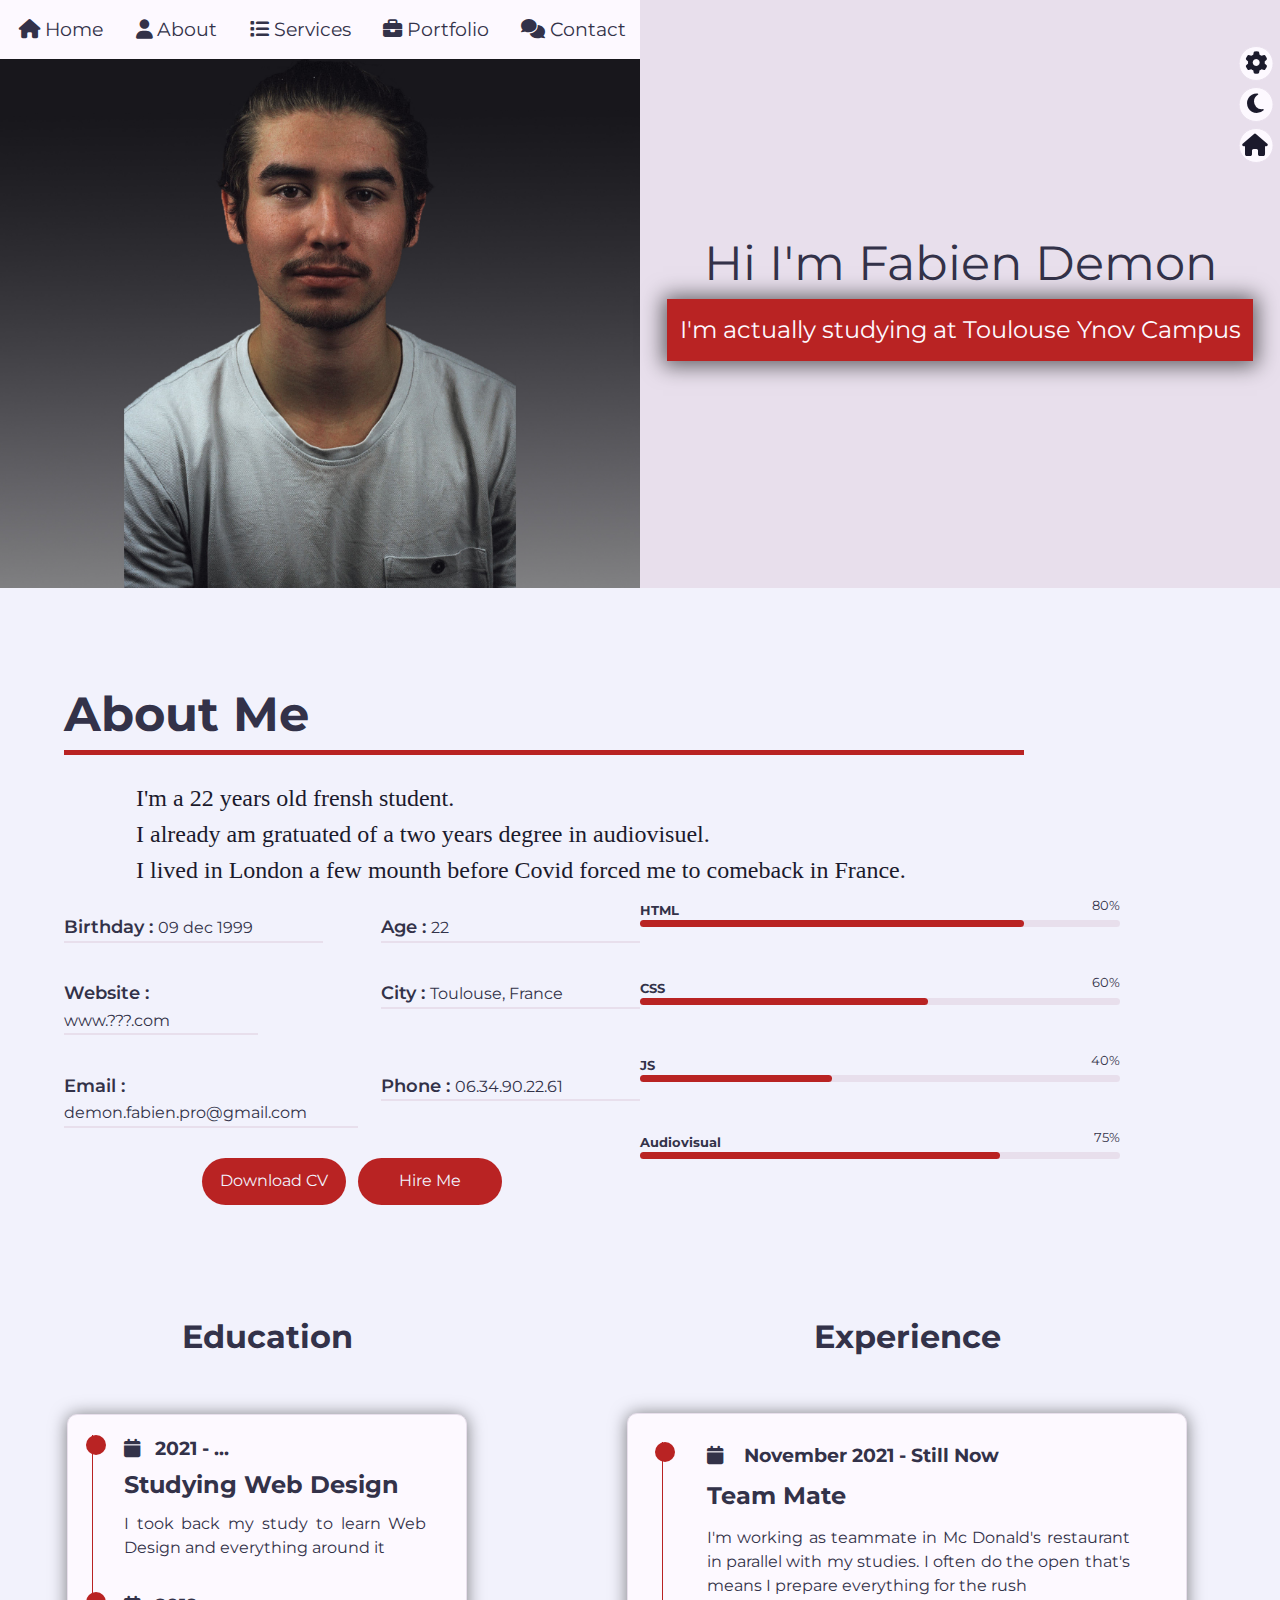
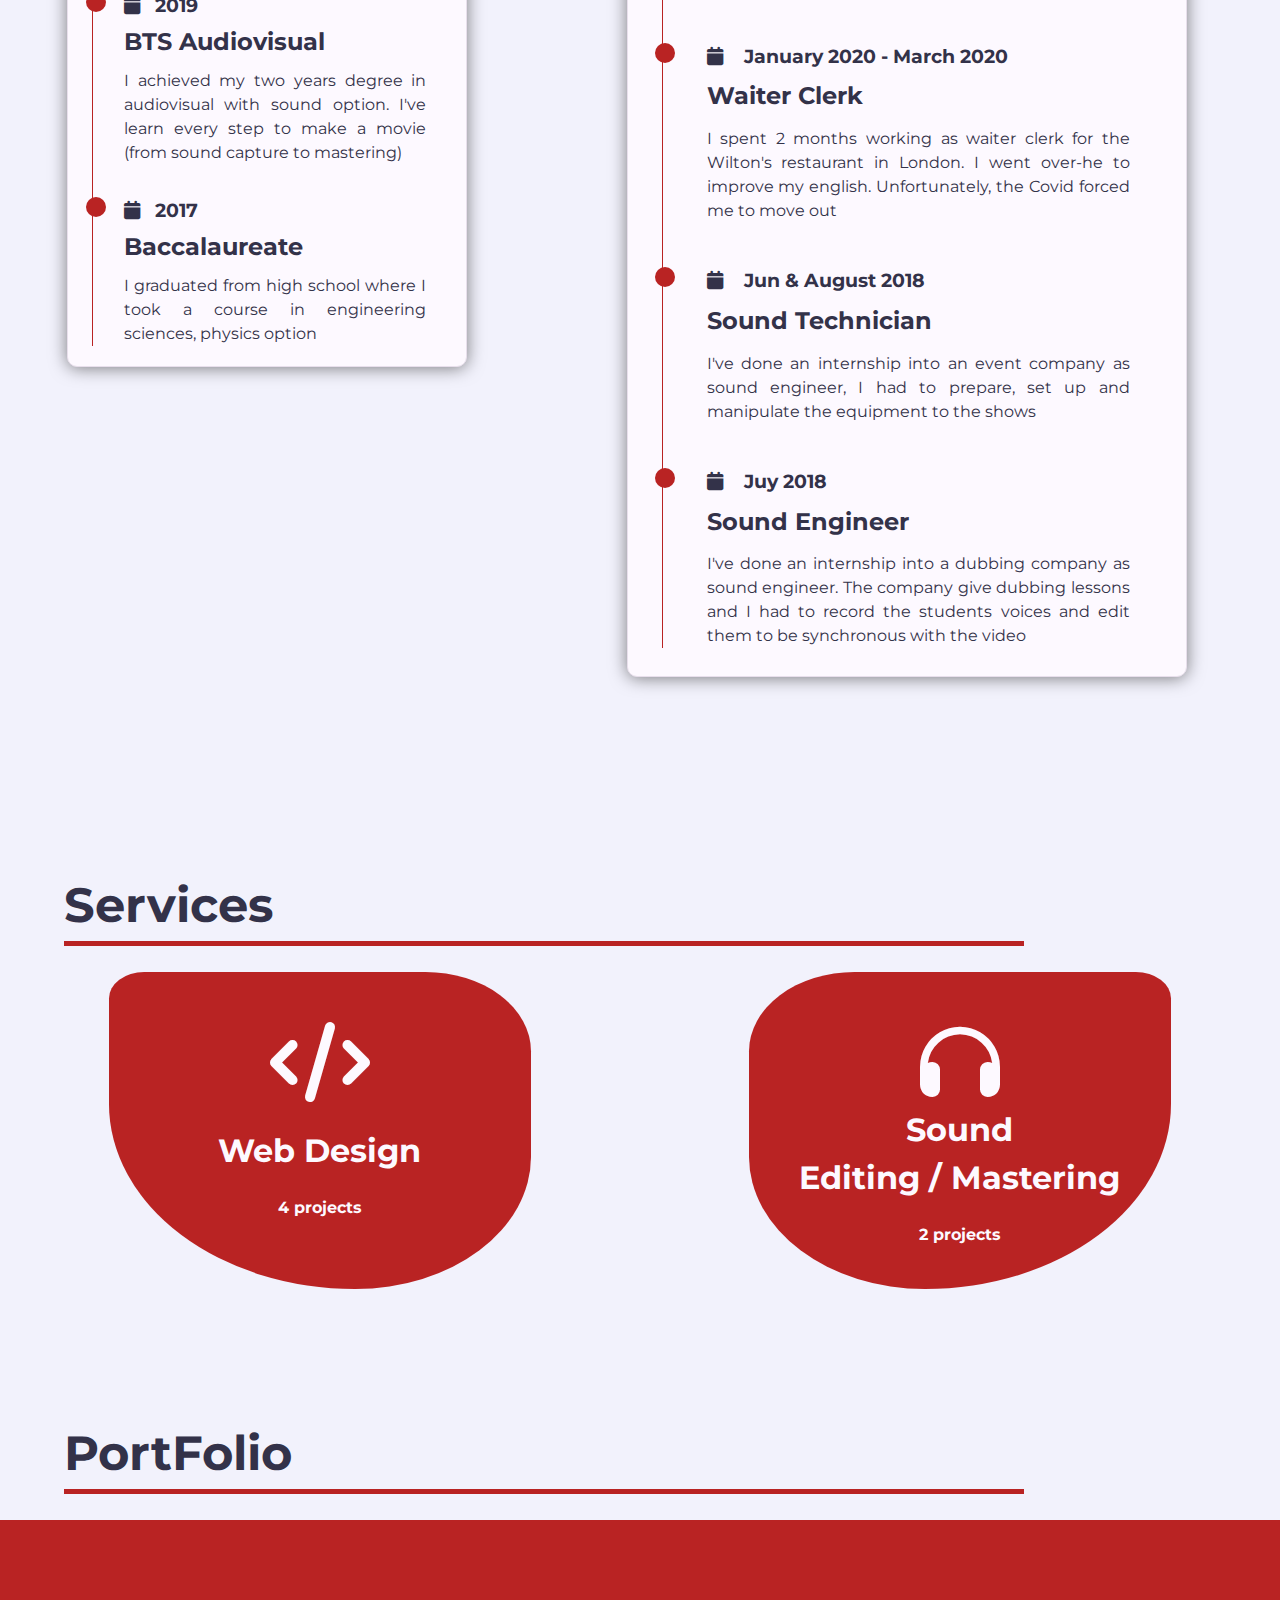
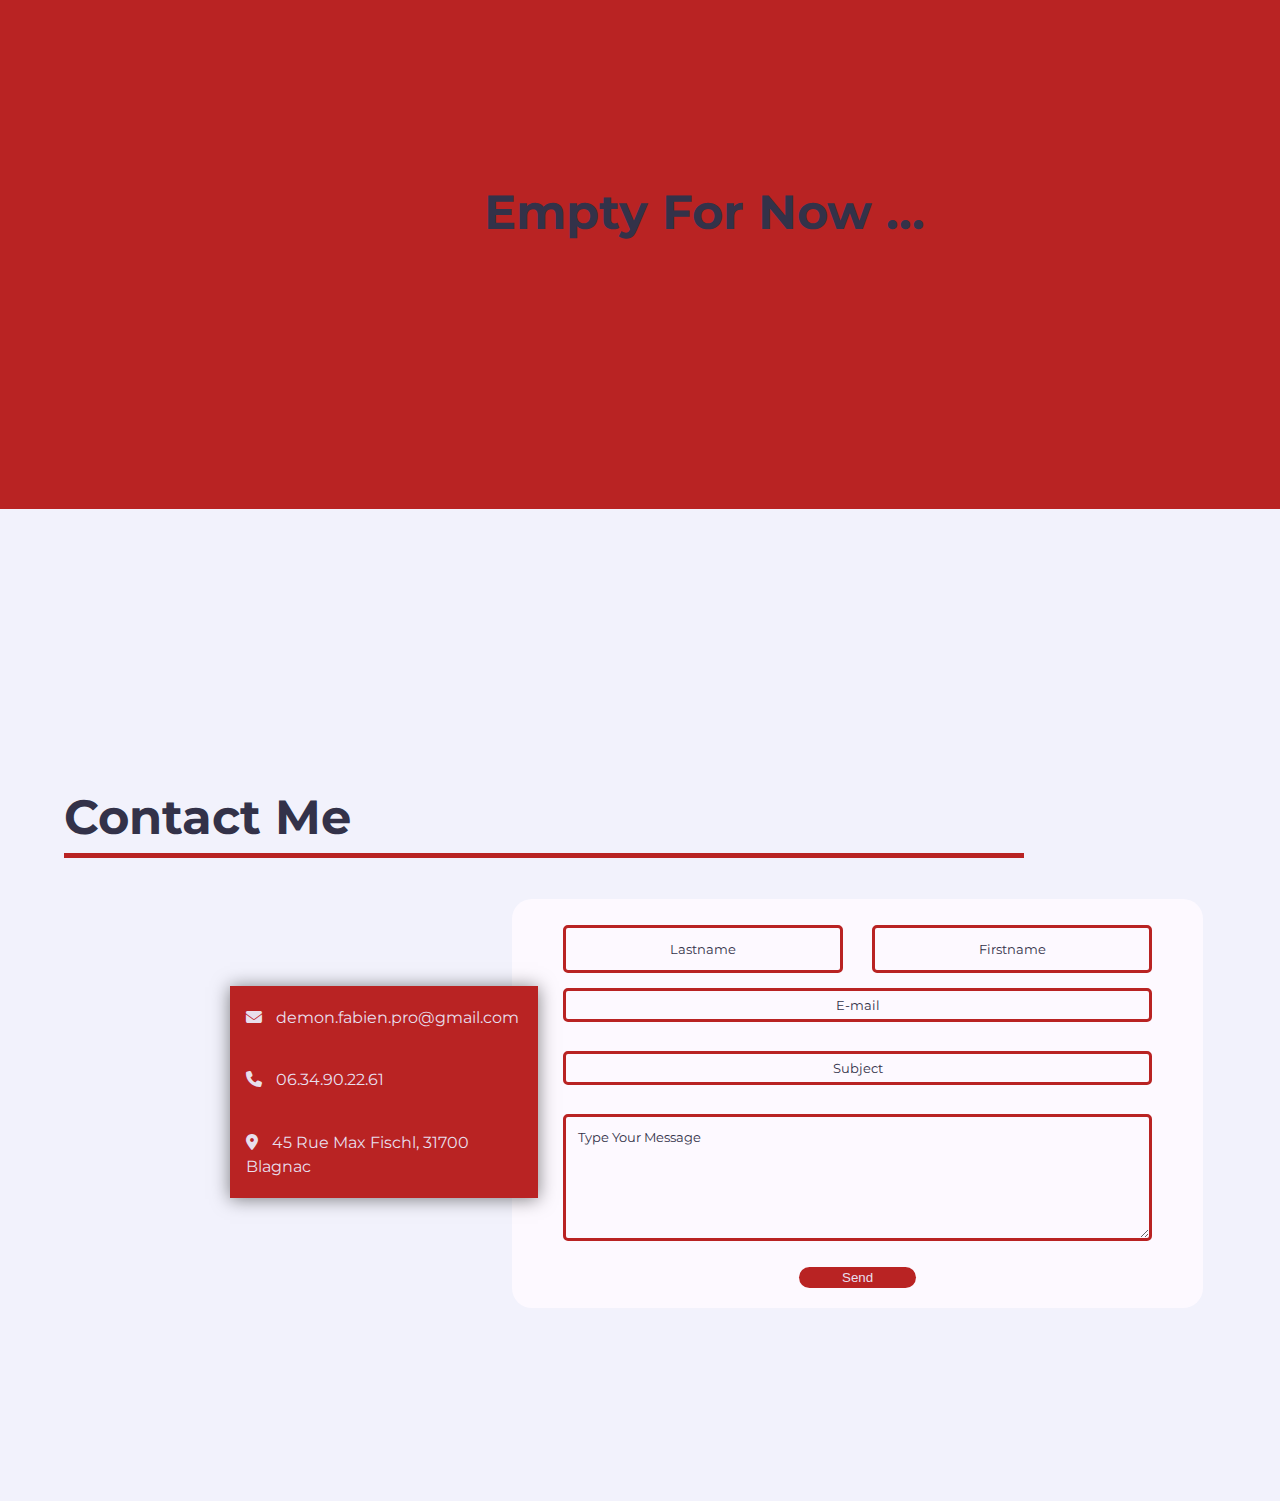
<file: index.html>
<!DOCTYPE html>
<html lang="en">
<head>
    <meta charset="UTF-8">
    <meta name="viewport"
          content="width=device-width, user-scalable=no, initial-scale=1.0, maximum-scale=1.0, minimum-scale=1.0">    <title>Homepage</title>
    <!-- CSS Files -->
    <link rel="stylesheet" href="css/header.css">
    <link rel="stylesheet" href="css/homepage.css">
    <link href="https://css.gg/css?=|calendar-dates|headset|website" rel="stylesheet">
    <link rel="stylesheet" href="css/skin/color-1.css">
    <link rel="stylesheet" href="https://cdnjs.cloudflare.com/ajax/libs/font-awesome/6.1.1/css/all.min.css">

    <link rel="stylesheet" href="css/style-switcher.css">
    <link rel="stylesheet" href="css/skin/color-1.css" class="alternate-style" title="color-1" disabled>
    <link rel="stylesheet" href="css/skin/color-2.css" class="alternate-style" title="color-2" disabled>
    <link rel="stylesheet" href="css/skin/color-3.css" class="alternate-style" title="color-3" disabled>
    <link rel="stylesheet" href="css/skin/color-4.css" class="alternate-style" title="color-4" disabled>
</head>

<body >
    <section class="header" id="top">
        <header>
            <img class="me" src="img/photo%20pro2.jpg">
            <ul class="scroll_but">
                <a href="index.html"><i class="fa fa-home"></i>Home</a>
                <a href="#aboutme"><i class="fa fa-user"></i>About</a>
                <a href="#services"><i class="fa fa-list"></i>Services</a>
                <a href="#portfolio"><i class="fa fa-briefcase"></i>Portfolio</a>
                <a href="#contact"><i class="fa fa-comments"></i>Contact</a>
            </ul>
            <div class="text">
                <p class="hi">Hi I'm Fabien Demon</p>
                <p class="profession">I'm actually studying at Toulouse Ynov Campus</p>
            </div>
        </header>
    </section>
    <div class="style-switcher" id="style-switcher">
        <div class="style-switch-toggler s-icon">
            <i class="fas fa-cog fa-spin"></i>
        </div>
        <div class="day-night s-icon">
            <i class="fas "></i>
        </div>
        <h4>Theme Colors</h4>
        <div class="colors">
            <span class="color-1" onclick="setActiveStyle('color-1')"></span>
            <span class="color-2" onclick="setActiveStyle('color-2')"></span>
            <span class="color-3" onclick="setActiveStyle('color-3')"></span>
            <span class="color-4" onclick="setActiveStyle('color-4')"></span>
        </div>
        <div class="top s-icon">
            <button onclick="topFunction()"><i class="fa fa-home"></i></button>
        </div>
    </div>
    <div class="body">
        <section class="about" id="aboutme">
            <div class="about">
                <h1>About Me</h1>
                <pre>
            I'm a 22 years old frensh student.
            I already am gratuated of a two years degree in audiovisuel.
            I lived in London a few mounth before Covid forced me to comeback in France. </pre>
                <div class="info">
                    <div class="personnal">
                        <div class="info-item birth">
                            <p>Birthday : <span>09 dec 1999</span></p>
                        </div>
                        <div class="info-item age">
                            <p>Age : <span>22</span></p>
                        </div>
                        <div class="info-item web">
                            <p>Website : <span>www.???.com</span></p>
                        </div>
                        <div class="info-item mail">
                            <p>Email : <span>demon.fabien.pro@gmail.com</span></p>
                        </div>
                        <div class="info-item phone">
                            <p>Phone : <span>06.34.90.22.61</span></p>
                        </div>
                        <div class="info-item city">
                            <p>City : <span>Toulouse, France</span></p>
                        </div>
                        <div class="button">
                            <a href="./file/CV_Demon_Fabien.pdf" class="btn">Download CV</a>
                            <a href="#contact" class="btn hire-me">Hire Me</a>
                        </div>
                    </div>
                    <div class="skills">
                        <div class="skill-item">
                            <h5>HTML</h5>
                            <div class="progress">
                                <div class="progress-in" style="width: 80%;"></div>
                                <div class="skill-percent">80%</div>
                            </div>
                        </div>
                        <div class="skill-item">
                            <h5>CSS</h5>
                            <div class="progress">
                                <div class="progress-in" style="width: 60%;"></div>
                                <div class="skill-percent">60%</div>
                            </div>
                        </div>
                        <div class="skill-item">
                            <h5>JS</h5>
                            <div class="progress">
                                <div class="progress-in" style="width: 40%;"></div>
                                <div class="skill-percent">40%</div>
                            </div>
                        </div>
                        <div class="skill-item">
                            <h5>Audiovisual</h5>
                            <div class="progress">
                                <div class="progress-in" style="width: 75%;"></div>
                                <div class="skill-percent">75%</div>
                            </div>
                        </div>
                    </div>
                </div>
                <div class="cv">
                    <div class="education">
                        <h3 class="title">Education</h3>
                        <div class="timeline-box">
                            <div class="timeline">
                                <div class="timeline-item">
                                    <div class="circle-dot"></div>
                                    <h3 class="timeline-date">
                                        <i class="fa fa-calendar"></i>2021 - ...
                                    </h3>
                                    <h4 class="timeline-title">Studying Web Design</h4>
                                    <p class="timeline-text">I took back my study to learn
                                        Web Design and everything around it</p>
                                </div>
                                <div class="timeline-item">
                                    <div class="circle-dot"></div>
                                    <h3 class="timeline-date">
                                        <i class="fa fa-calendar"></i>2019
                                    </h3>
                                    <h4 class="timeline-title">BTS Audiovisual</h4>
                                    <p class="timeline-text">I achieved my two years degree
                                        in audiovisual with sound option. I've learn every step to make a
                                        movie (from sound capture to mastering)</p>
                                </div>
                                <div class="timeline-item">
                                    <div class="circle-dot"></div>
                                    <h3 class="timeline-date">
                                        <i class="fa fa-calendar"></i>2017
                                    </h3>
                                    <h4 class="timeline-title">Baccalaureate</h4>
                                    <p class="timeline-text">I graduated from high school
                                        where I took a course in engineering sciences, physics option </p>

                                </div>
                            </div>
                        </div>
                    </div>
                    <div class="experiences">
                        <h3 class="title">Experience</h3>
                        <div class="timeline-box">
                            <div class="timeline">
                                <div class="timeline-item">
                                    <div class="circle-dot"></div>
                                    <h3 class="timeline-date">
                                        <i class="fa fa-calendar"></i>November 2021 - Still Now
                                    </h3>
                                    <h4 class="timeline-title">Team Mate</h4>
                                    <p class="timeline-text">I'm working as teammate in Mc Donald's restaurant
                                        in parallel with my studies. I often do the open that's means
                                        I prepare everything for the rush</p>
                                </div>
                                <div class="timeline-item">
                                    <div class="circle-dot"></div>
                                    <h3 class="timeline-date">
                                        <i class="fa fa-calendar"></i>January 2020 - March 2020
                                    </h3>
                                    <h4 class="timeline-title">Waiter Clerk</h4>
                                    <p class="timeline-text">I spent 2 months working as waiter clerk for the
                                    Wilton's restaurant in London. I went over-he to improve my english.
                                    Unfortunately, the Covid forced me to move out</p>

                                </div>
                                <div class="timeline-item">
                                    <div class="circle-dot"></div>
                                    <h3 class="timeline-date">
                                        <i class="fa fa-calendar"></i>Jun & August 2018
                                    </h3>
                                    <h4 class="timeline-title">Sound Technician</h4>
                                    <p class="timeline-text">I've done an internship into an event company
                                    as sound engineer, I had to prepare, set up and manipulate the equipment
                                    to the shows</p>
                                </div>
                                <div class="timeline-item">
                                    <div class="circle-dot"></div>
                                    <h3 class="timeline-date">
                                        <i class="fa fa-calendar"></i>Juy 2018
                                    </h3>
                                    <h4 class="timeline-title">Sound Engineer</h4>
                                    <p class="timeline-text">I've done an internship into a dubbing company
                                    as sound engineer. The company give dubbing lessons and I had to record
                                    the students voices and edit them to be synchronous with the video </p>
                                </div>
                            </div>
                        </div>
                    </div>
                </div>
            </div>
        </section>
        <section class="services" id="services">
            <h1>Services</h1>
            <div class="bubbles">
                <div class="bulle first">
                    <a href="index.html">
                        <i class="fa-solid fa-code"></i>
                        <h3 class="service">Web Design</h3>
                        <h4 class="count">4 projects</h4>
                    </a>
                </div>
                <div class="bulle second">
                    <a href="index.html">
                        <i class="fa-solid fa-headphones"></i>
                        <h3 class="service">Sound </h3>
                        <h3 class="service">Editing / Mastering </h3>
                        <h4 class="count">2 projects</h4>
                    </a>
                </div>
            </div>
        </section>
        <section class="portfolio" id="portfolio">
            <h1>PortFolio</h1>

            <div class="slideshow-container">
                <h1> Empty For Now ...</h1>
                <!--div class="mySlides fade">
                    <div class="slide-content">
                        <img class="web" src="img/portefolio/img.png">
                        <img class="responsive" src="img/portefolio/img_1.png">
                        <p class="description">This is a awesome project
                            zerbfp iarh ezrm azerî f^zroznm rao z</p>
                    </div>
                </div>

                <div class="mySlides fade">
                    <div class="slide-content">
                        <img class="web" src="img/portefolio/img.png">
                        <img class="responsive" src="img/portefolio/img_1.png">
                        <p class="description">This is a awesome project
                        konitgz oinzr zergn iop zre</p>
                    </div>
                </div>

                <div class="mySlides fade">
                    <div class="slide-content">
                        <img class="web" src="img/portefolio/img.png">
                        <img class="responsive" src="img/portefolio/img_1.png">
                        <p class="description">This is a awesome project
                            azefagaioh azegf azge agzpi^hi af</p>
                    </div>
                </div>
                <a class="redirect" href="portfolio.html">View More</a>
                <a class="prev" onclick="plusSlides(-1)">&#10094;</a>
                <a class="next" onclick="plusSlides(1)">&#10095;</a>
                <div style="text-align:center">
                    <span class="dot" onclick="currentSlide(1)"></span>
                    <span class="dot" onclick="currentSlide(2)"></span>
                    <span class="dot" onclick="currentSlide(3)"></span>
                 </div-->
            </div>


        </section>
        <section class="contact" id="contact">
            <h1> Contact Me</h1>
            <div class="contact-container">
                <form action="https://formspree.io/f/xwkyyvvv" method="post">
                    <input type="text" class="lastname"  name="lastname" id="lastname" placeholder="Lastname" required>
                    <input type="text" class="firstname"  name="firstname" id="firstname" placeholder="Firstname" required>
                    <input type="text" class="email" name="email" id="email" placeholder="E-mail" required>
                    <input type="text" class="subject" name="subject" id="subject" placeholder="Subject" required>
                    <textarea name="message" id="message" rows="4" placeholder="Type Your Message"></textarea>
                    <button type="submit">Send</button>
                </form>
                <div class="contact-info">
                <a href="mailto:#">
                    <i class="fa-solid fa-envelope"></i>demon.fabien.pro@gmail.com
                </a>
                <a href="tel:#">
                    <i class="fa-solid fa-phone"></i>06.34.90.22.61
                </a>
                <a href="https://www.google.fr/maps/place/45+Rue+Max+Fischl,+31700+Blagnac/@43.6563889,1.3663963,17z/data=!3m1!4b1!4m5!3m4!1s0x12aea562e2bef333:0xafafab6b12e76158!8m2!3d43.6563889!4d1.3685903">
                    <i class="fa-solid fa-location-dot"></i>45 Rue Max Fischl, 31700 Blagnac
                </a>
            </div>
            </div>

        </section>
    </div>

</body>


<!-- JS Files -->
<script src="js/style-switcher.js"></script>
<script src="js/dark-theme.js"></script>
<!--script src="js/slideShow.js"></script-->
<!-- send Email -->

</html>
</file>
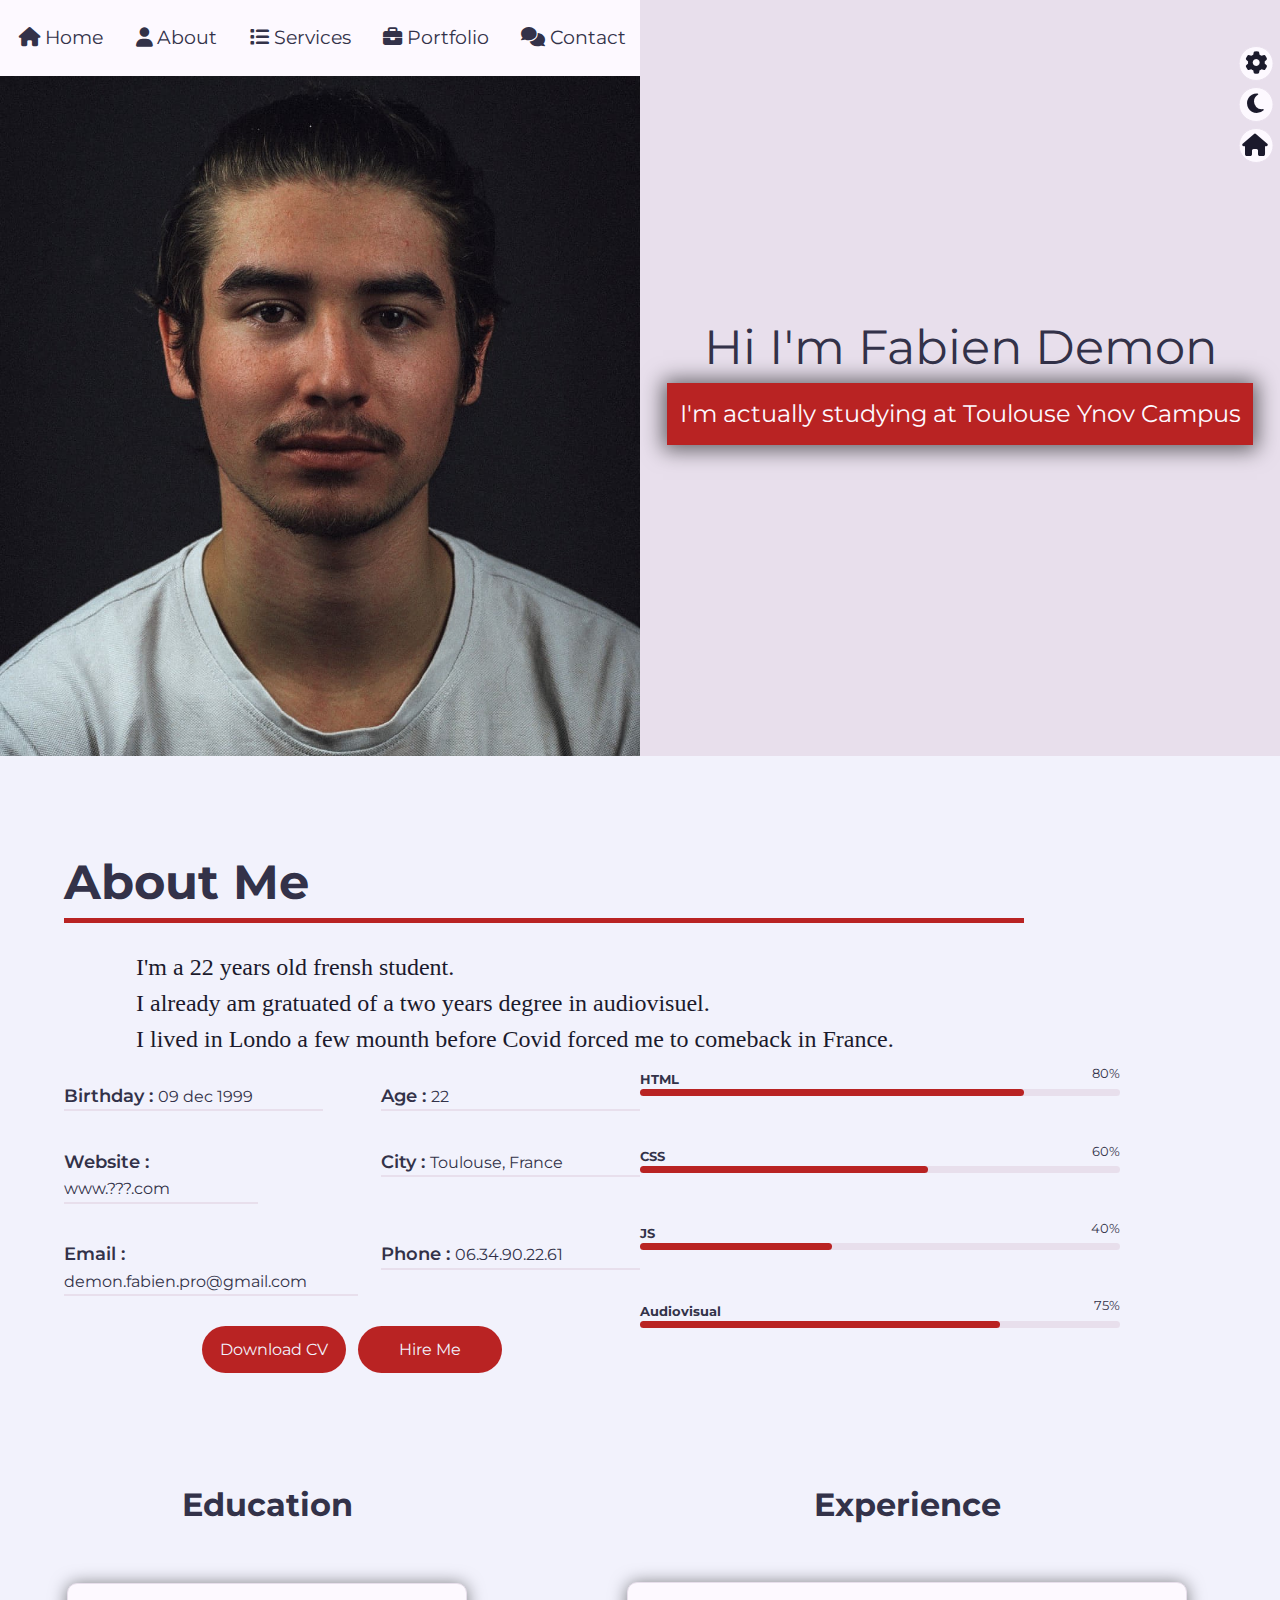
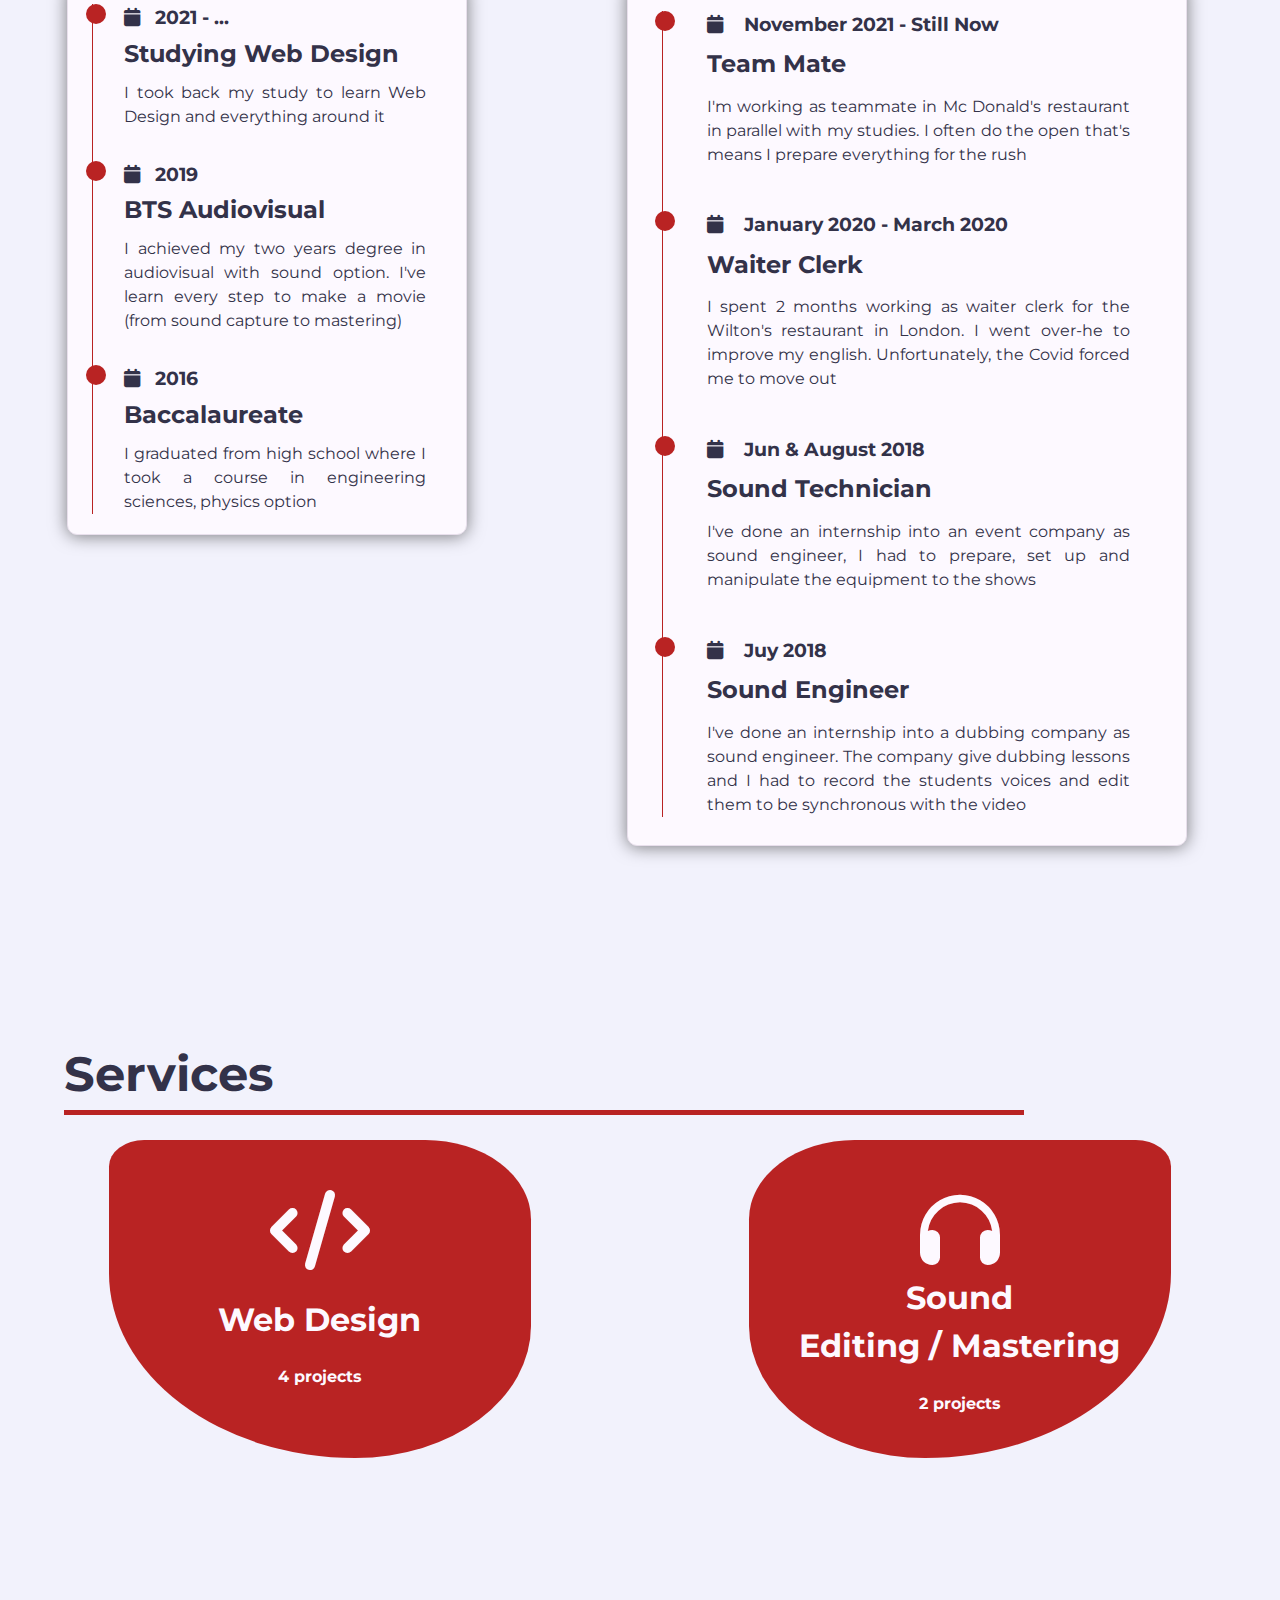
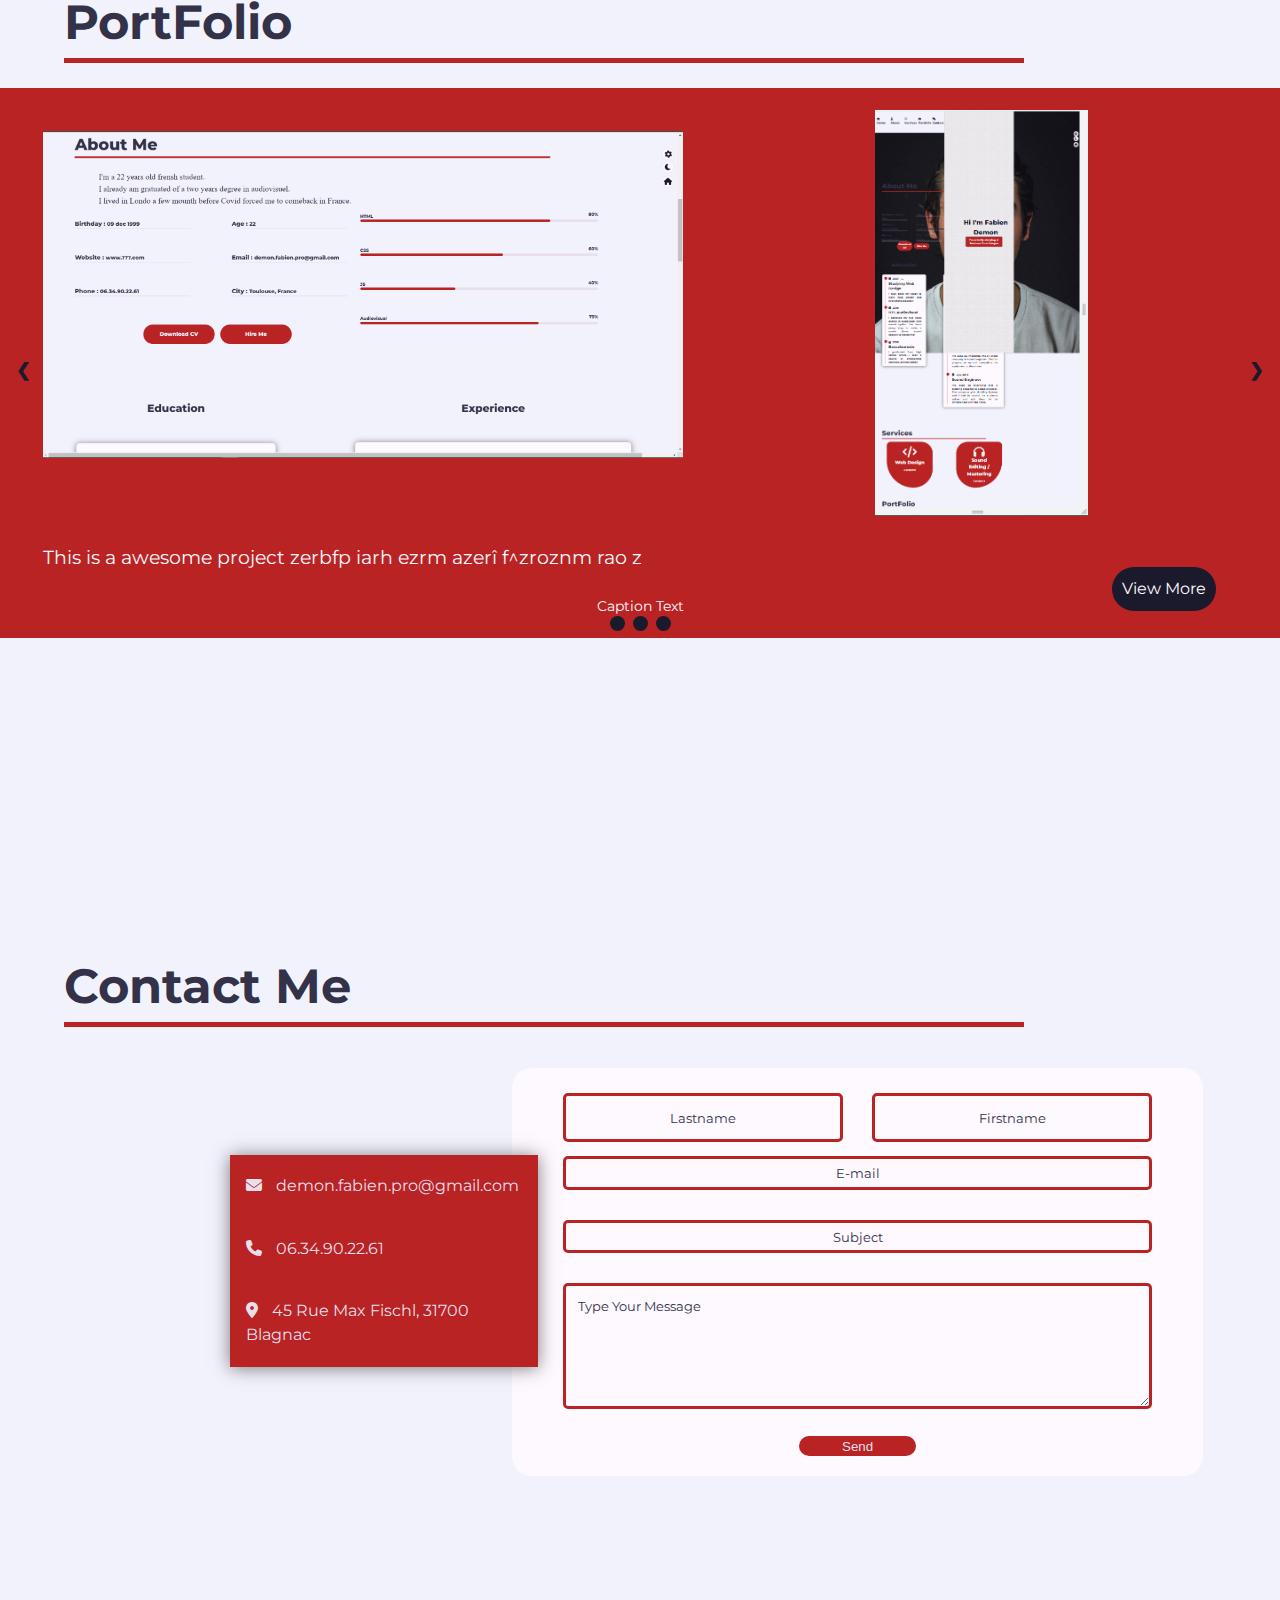
<file: HTML/homepage.html>
<!DOCTYPE html>
<html lang="en">
<head>
    <meta charset="UTF-8">
    <title>Homepage</title>
    <!-- CSS Files -->
    <link rel="stylesheet" href="../css/header.css">
    <link rel="stylesheet" href="../css/homepage.css">
    <link href="https://css.gg/css?=|calendar-dates|headset|website" rel="stylesheet">
    <link rel="stylesheet" href="../css/skin/color-1.css">
    <link rel="stylesheet" href="https://cdnjs.cloudflare.com/ajax/libs/font-awesome/6.1.1/css/all.min.css">

    <link rel="stylesheet" href="../css/style-switcher.css">
    <link rel="stylesheet" href="../css/skin/color-1.css" class="alternate-style" title="color-1" disabled>
    <link rel="stylesheet" href="../css/skin/color-2.css" class="alternate-style" title="color-2" disabled>
    <link rel="stylesheet" href="../css/skin/color-3.css" class="alternate-style" title="color-3" disabled>
    <link rel="stylesheet" href="../css/skin/color-4.css" class="alternate-style" title="color-4" disabled>
</head>

<body >
    <section class="header" id="top">
        <header>
            <img class="me" src="../img/pp.jpg">
            <ul class="scroll_but">
                <a href="homepage.html"><i class="fa fa-home"></i>Home</a>
                <a href="#aboutme"><i class="fa fa-user"></i>About</a>
                <a href="#services"><i class="fa fa-list"></i>Services</a>
                <a href="#portfolio"><i class="fa fa-briefcase"></i>Portfolio</a>
                <a href="#contact"><i class="fa fa-comments"></i>Contact</a>
            </ul>
            <div class="text">
                <p class="hi">Hi I'm Fabien Demon</p>
                <p class="profession">I'm actually studying at Toulouse Ynov Campus</p>
            </div>
        </header>
    </section>
    <div class="style-switcher" id="style-switcher">
        <div class="style-switch-toggler s-icon">
            <i class="fas fa-cog fa-spin"></i>
        </div>
        <div class="day-night s-icon">
            <i class="fas "></i>
        </div>
        <h4>Theme Colors</h4>
        <div class="colors">
            <span class="color-1" onclick="setActiveStyle('color-1')"></span>
            <span class="color-2" onclick="setActiveStyle('color-2')"></span>
            <span class="color-3" onclick="setActiveStyle('color-3')"></span>
            <span class="color-4" onclick="setActiveStyle('color-4')"></span>
        </div>
        <div class="top s-icon">
            <button onclick="topFunction()"><i class="fa fa-home"></i></button>
        </div>
    </div>
    <div class="body">
        <section class="about" id="aboutme">
            <div class="about">
                <h1>About Me</h1>
                <pre>
            I'm a 22 years old frensh student.
            I already am gratuated of a two years degree in audiovisuel.
            I lived in Londo a few mounth before Covid forced me to comeback in France. </pre>
                <div class="info">
                    <div class="personnal">
                        <div class="info-item birth">
                            <p>Birthday : <span>09 dec 1999</span></p>
                        </div>
                        <div class="info-item age">
                            <p>Age : <span>22</span></p>
                        </div>
                        <div class="info-item web">
                            <p>Website : <span>www.???.com</span></p>
                        </div>
                        <div class="info-item mail">
                            <p>Email : <span>demon.fabien.pro@gmail.com</span></p>
                        </div>
                        <div class="info-item phone">
                            <p>Phone : <span>06.34.90.22.61</span></p>
                        </div>
                        <div class="info-item city">
                            <p>City : <span>Toulouse, France</span></p>
                        </div>
                        <div class="button">
                            <a href="#" class="btn">Download CV</a>
                            <a href="#contact" class="btn hire-me">Hire Me</a>
                        </div>
                    </div>
                    <div class="skills">
                        <div class="skill-item">
                            <h5>HTML</h5>
                            <div class="progress">
                                <div class="progress-in" style="width: 80%;"></div>
                                <div class="skill-percent">80%</div>
                            </div>
                        </div>
                        <div class="skill-item">
                            <h5>CSS</h5>
                            <div class="progress">
                                <div class="progress-in" style="width: 60%;"></div>
                                <div class="skill-percent">60%</div>
                            </div>
                        </div>
                        <div class="skill-item">
                            <h5>JS</h5>
                            <div class="progress">
                                <div class="progress-in" style="width: 40%;"></div>
                                <div class="skill-percent">40%</div>
                            </div>
                        </div>
                        <div class="skill-item">
                            <h5>Audiovisual</h5>
                            <div class="progress">
                                <div class="progress-in" style="width: 75%;"></div>
                                <div class="skill-percent">75%</div>
                            </div>
                        </div>
                    </div>
                </div>
                <div class="cv">
                    <div class="education">
                        <h3 class="title">Education</h3>
                        <div class="timeline-box">
                            <div class="timeline">
                                <div class="timeline-item">
                                    <div class="circle-dot"></div>
                                    <h3 class="timeline-date">
                                        <i class="fa fa-calendar"></i>2021 - ...
                                    </h3>
                                    <h4 class="timeline-title">Studying Web Design</h4>
                                    <p class="timeline-text">I took back my study to learn
                                        Web Design and everything around it</p>
                                </div>
                                <div class="timeline-item">
                                    <div class="circle-dot"></div>
                                    <h3 class="timeline-date">
                                        <i class="fa fa-calendar"></i>2019
                                    </h3>
                                    <h4 class="timeline-title">BTS Audiovisual</h4>
                                    <p class="timeline-text">I achieved my two years degree
                                        in audiovisual with sound option. I've learn every step to make a
                                        movie (from sound capture to mastering)</p>
                                </div>
                                <div class="timeline-item">
                                    <div class="circle-dot"></div>
                                    <h3 class="timeline-date">
                                        <i class="fa fa-calendar"></i>2016
                                    </h3>
                                    <h4 class="timeline-title">Baccalaureate</h4>
                                    <p class="timeline-text">I graduated from high school
                                        where I took a course in engineering sciences, physics option </p>

                                </div>
                            </div>
                        </div>
                    </div>
                    <div class="experiences">
                        <h3 class="title">Experience</h3>
                        <div class="timeline-box">
                            <div class="timeline">
                                <div class="timeline-item">
                                    <div class="circle-dot"></div>
                                    <h3 class="timeline-date">
                                        <i class="fa fa-calendar"></i>November 2021 - Still Now
                                    </h3>
                                    <h4 class="timeline-title">Team Mate</h4>
                                    <p class="timeline-text">I'm working as teammate in Mc Donald's restaurant
                                        in parallel with my studies. I often do the open that's means
                                        I prepare everything for the rush</p>
                                </div>
                                <div class="timeline-item">
                                    <div class="circle-dot"></div>
                                    <h3 class="timeline-date">
                                        <i class="fa fa-calendar"></i>January 2020 - March 2020
                                    </h3>
                                    <h4 class="timeline-title">Waiter Clerk</h4>
                                    <p class="timeline-text">I spent 2 months working as waiter clerk for the
                                    Wilton's restaurant in London. I went over-he to improve my english.
                                    Unfortunately, the Covid forced me to move out</p>

                                </div>
                                <div class="timeline-item">
                                    <div class="circle-dot"></div>
                                    <h3 class="timeline-date">
                                        <i class="fa fa-calendar"></i>Jun & August 2018
                                    </h3>
                                    <h4 class="timeline-title">Sound Technician</h4>
                                    <p class="timeline-text">I've done an internship into an event company
                                    as sound engineer, I had to prepare, set up and manipulate the equipment
                                    to the shows</p>
                                </div>
                                <div class="timeline-item">
                                    <div class="circle-dot"></div>
                                    <h3 class="timeline-date">
                                        <i class="fa fa-calendar"></i>Juy 2018
                                    </h3>
                                    <h4 class="timeline-title">Sound Engineer</h4>
                                    <p class="timeline-text">I've done an internship into a dubbing company
                                    as sound engineer. The company give dubbing lessons and I had to record
                                    the students voices and edit them to be synchronous with the video </p>
                                </div>
                            </div>
                        </div>
                    </div>
                </div>
            </div>
        </section>
        <section class="services" id="services">
            <h1>Services</h1>
            <div class="bubbles">
                <div class="bulle first">
                    <a href="homepage.html">
                        <i class="fa-solid fa-code"></i>
                        <h3 class="service">Web Design</h3>
                        <h4 class="count">4 projects</h4>
                    </a>
                </div>
                <div class="bulle second">
                    <a href="homepage.html">
                        <i class="fa-solid fa-headphones"></i>
                        <h3 class="service">Sound </h3>
                        <h3 class="service">Editing / Mastering </h3>
                        <h4 class="count">2 projects</h4>
                    </a>
                </div>
            </div>
        </section>
        <section class="portfolio" id="portfolio">
            <h1>PortFolio</h1>

            <div class="slideshow-container">

                <!-- Full-width images with number and caption text -->
                <div class="mySlides fade">
                    <div class="slide-content">
                        <img class="web" src="../img/portefolio/img.png">
                        <img class="responsive" src="../img/portefolio/img_1.png">
                        <p class="description">This is a awesome project
                            zerbfp iarh ezrm azerî f^zroznm rao z</p>
                    </div>
                    <div class="text">Caption Text</div>
                </div>

                <div class="mySlides fade">
                    <div class="slide-content">
                        <img class="web" src="../img/portefolio/img.png">
                        <img class="responsive" src="../img/portefolio/img_1.png">
                        <p class="description">This is a awesome project
                        konitgz oinzr zergn iop zre</p>
                    </div>

                    <div class="text">Caption Two</div>
                </div>

                <div class="mySlides fade">
                    <div class="slide-content">
                        <img class="web" src="../img/portefolio/img.png">
                        <img class="responsive" src="../img/portefolio/img_1.png">
                        <p class="description">This is a awesome project
                            azefagaioh azegf azge agzpi^hi af</p>
                    </div>
                    <div class="text">Caption Three</div>
                </div>
                <a class="redirect" href="portfolio.html">View More</a>
                <!-- Next and previous buttons -->
                <a class="prev" onclick="plusSlides(-1)">&#10094;</a>
                <a class="next" onclick="plusSlides(1)">&#10095;</a>
                <div style="text-align:center">
                    <span class="dot" onclick="currentSlide(1)"></span>
                    <span class="dot" onclick="currentSlide(2)"></span>
                    <span class="dot" onclick="currentSlide(3)"></span>
                 </div>
            </div>

            <!-- The dots/circles -->

        </section>
        <section class="contact" id="contact">
            <h1> Contact Me</h1>
            <div class="contact-container">
                <form onsubmit="sendEmail();reset();return false">
                    <input type="text" class="lastname" id="lastname" placeholder="Lastname" required>
                    <input type="text" class="firstname"  id="firstname" placeholder="Firstname" required>
                    <input type="text" class="subject"  id="subject" placeholder="Subject" required>
                    <input type="text" class="email" id="email" placeholder="E-mail" required>
                    <textarea id="message" rows="4" placeholder="Type Your Message"></textarea>
                    <button type="submit">Send</button>
                </form>
                <div class="contact-info">
                <a href="mailto:#">
                    <i class="fa-solid fa-envelope"></i>demon.fabien.pro@gmail.com
                </a>
                <a href="tel:#">
                    <i class="fa-solid fa-phone"></i>06.34.90.22.61
                </a>
                <a href="https://www.google.fr/maps/place/45+Rue+Max+Fischl,+31700+Blagnac/@43.6563889,1.3663963,17z/data=!3m1!4b1!4m5!3m4!1s0x12aea562e2bef333:0xafafab6b12e76158!8m2!3d43.6563889!4d1.3685903">
                    <i class="fa-solid fa-location-dot"></i>45 Rue Max Fischl, 31700 Blagnac
                </a>
            </div>
            </div>

        </section>
    </div>

</body>


<!-- JS Files -->
<script src="../js/style-switcher.js"></script>
<script src="../js/dark-theme.js"></script>
<script src="../js/slideShow.js"></script>
<!-- send Email -->
<script src="https://smtpjs.com/v3/smtp.js"></script>
<script src="../js/sendEmail.js"></script>
</html>
</file>
<file: css/header.css>
@import url('https://fonts.googleapis.com/css2?family=Montserrat:ital,wght@0,800;1,500&display=swap');

header{
    background-color:var(--bg-black-50) ;
    background-image: url("https://www.transparenttextures.com/patterns/noisy-grid.png");
    display: grid;
    grid-template-columns: 50% 50%;
    grid-template-rows: 10% 1fr;
}

header ul{
    grid-row:1/2 ;
    grid-column: 1/2;
    display: flex;
    flex-direction: row;
    align-items: center;
    justify-content: space-around;
    background-color: var(--bg-black-100);
    font-size: 120%;
}
header ul a{
    color: var(--text-black-700);
    display: flex;
    flex-direction: row;
    justify-content: space-around;
    align-items: center;
}
header ul a i{
    padding-right: 5% ;
}
header ul a:hover{
    border-bottom: 3px solid var(--skin-color);
}

header .text{
    grid-row: 1/3;
    grid-column: 2/3;
    display: flex;
    flex-direction: column;
    justify-content: center;
    align-items: center;
}

header .text .hi{
    font-size: 300%;
    color: var(--text-black-700);
}
header .text .profession{
    font-size: 150%;
    color: var(--bg-black-100);
    background-color: var(--skin-color);
    padding: 2%;
    box-shadow:0px 1px 20px 4px rgba(0,0,0,0.58)
;
}

header img{
    grid-row: 1/3;
    grid-column: 1/2;
    max-width: 100%;
    height: auto;
}

@media screen and (max-width: 912px)and (min-width: 281px){
    header{
        overflow: hidden;
    }
    header  ul{
        font-size: 30%;
    }
    header .text .hi{
        font-size: 100%;
    }
    header .text .profession{
        font-size: 30%;
    }
    header img{
        grid-row: 2/3;
    }
}

@media screen and (max-width: 320px){

    header  ul{
        font-size: 0.3rem
    ;
    }
    header ul a i{
        padding-right:0 ;
    }
    header .text .hi{
        font-size:0.7rem;
    }
    header .text .profession{
        font-size:0.3rem;
    }
}
</file>
<file: css/homepage.css>
@import url('https://fonts.googleapis.com/css2?family=Montserrat:ital,wght@0,800;1,500&display=swap');

:root{
    --bg-black-900:#f2f2fc;
    --bg-black-100:#fdf9ff;
    --bg-black-50:#e8dfec;
    --text-black-900: #1b1a2c;
    --text-black-700: #333249;
}
body.dark{
    --bg-black-900: #262626;
    --bg-black-100: #313336;
    --bg-black-50:#393939;
    --text-black-900:#e9e9e9;
    --text-black-700: #c7c6c6;
}

body{
    margin: 0;
    padding: 0;
    line-height: 1.5;
    font-family: 'Montserrat', sans-serif;
    overflow-y: scroll;
    background: var(--bg-black-900);
    overflow-x: hidden;
}
*{
    margin: 0;
    padding: 0;
    outline: none;
    text-decoration: none;
    box-sizing: border-box;
}
.body{
    margin-top: 10vh;
    position: relative;
    min-height: 100%;
}
html {
    scroll-behavior: smooth;
    width: 100%;
    height: 100%;
}
/* ===== About Me =====*/
.about{
    display: flex;
    flex-direction: column;
    z-index: 1;
    }
.body h1{
    width: 75%;
    margin-left: 5%;
    color: var(--text-black-700);
    font-size: 300%;
    border-bottom: 5px solid var(--skin-color);
    margin-bottom: 2%;
}

.about pre{
    width: 100%;
    font-size: 150%;
    font-family: "sans-serif";
    margin-left: 5%;
    color: var(--text-black-900);
}

.info{
    min-height: 100%;
    display: flex;
}

.about .info .personnal{
    width: 50%;
    color: var(--text-black-700);
    padding-left:5%;
    display: grid;
    grid-template-columns: 45% 45%;
    grid-column-gap: 10%;
}
.birth{
    grid-row: 1/2;
    grid-column: 1/2;
}
.age{
    grid-row:1/2 ;
    grid-column: 2/3;
    }

.personnal .web{
    grid-row: 2/3;
    grid-column: 1/2;
    margin: 0;
}
.mail{
    grid-row: 3/4;
    grid-column: 1/3;
    width: 51%;
    margin-top: -5.5%;
    }
.phone{
    grid-row: 3/4;
    grid-column: 2/3;
    margin: 0;
}
.city{
    grid-row: 2/3;
    grid-column: 2/3;
}
.info-item{
    padding-top: 10%;
}
.info-item p{

    font-weight: 600;
    font-size: 110%;
    border-bottom: 2px solid var(--bg-black-50);
}

.info-item span{
    color: var(--text-black-700);
    font-weight: 400;
    font-size: 90%;
}
.button{
    grid-row: 5/6;
    grid-column: 1/3;
    display: flex;
    align-items: center;
    justify-content: center;
}
.button .btn{
    background: var(--skin-color);
    color: var(--bg-black-900);
    border-radius: 50px;
    text-align: center;
    padding-top: 2%;
    padding-bottom: 2%;
    width: 25%;
}

.hire-me{
    margin-left: 2%;
}

.btn:hover{
    transform: scale(1.05);
}
.about .info .skills{
    margin-top: 1%;
    flex: 0 0 50%;

}
.skills .skill-item{
    max-width: 75%;
    margin-bottom: 8%;
}


.skill-item h5{
    color: var(--text-black-700);
    max-height: 10%;
    font-size: 80%;
    text-transform: capitalize;
}

.skill-item .progress{
    background: var(--bg-black-50);
    height: 7px;
    border-radius: 4px;
    position: relative;
}

.progress .progress-in{
    position: absolute;
    left: 0;
    top: 0;
    height: 100%;
    border-radius: 4px;
    background: var(--skin-color);
}

.progress .skill-percent{
    position: absolute;
    right: 0;
    top: -350%;
    font-size: 80%;
    color: var(--text-black-700);
}
.cv{
    margin-top: 8%;
    display: flex;

}

.cv .education, .cv .experiences{
    display: flex;
    flex-direction: column;
    justify-content: flex-start;
    align-items: center;
    margin-bottom: 15%;
}


.cv h3.title{
     font-size: 200%;
     color: var(--text-black-700);
     margin-bottom: 10%;
 }
.cv i{
    padding-right: 5%;
    margin-bottom: 3%;
}
.cv h4{
font-size: 150%;
    margin-bottom: 3%;

}

.timeline-box{
    border-radius: 10px;
    max-width: 75%;

}
.experiences .timeline{margin-top: -4%}
.timeline{
    box-shadow: 0px 1px 17px 0px rgba(0,0,0,0.5);
    background-color: var(--bg-black-100);
    padding: 5% 10%;
    border: 1px solid var(--bg-black-50);
    border-radius: 10px;
    width: 100%;
    position: relative;
    text-align: left;

}
.timeline-item p{
    font-size: 100%;
    text-align: justify;
}
.timeline-item
{
    width: 100%;
    position: relative;
    padding-left: 5%;
    padding-bottom: 10%;
    color: var(--text-black-700);
}
.timeline-item:last-child{
    padding-bottom: 0;
}

.timeline-item:before{
    content: '';
    position: absolute;
    width: 1px;
    height: 100%;
    left: -5%;
    top: 0;
    background-color: var(--skin-color);
}
.circle-dot{
    position: absolute;
    height: 20px;
    width: 20px;
    left: -7%;
    top: 0;
    background-color: var(--skin-color);
    border-radius: 50%;
}
.experiences .circle-dot{
    left: -6.5%;
}
/* ===== Services =====*/
.services{
    left: 0;
    width: 100%;
    height: 50%;
}
.services .bubbles{
    height: 150%;
    display: flex;
    justify-content: space-around;
    flex-direction: row;
    flex: 0 0 50%;
    margin-bottom: 8%;
}
.bubbles .bulle{
    width: 33%;
    max-height: 120%;
    text-align: center;
    background-color: var(--skin-color);
}
.first{
    border-radius: 10% 30% 50% 70%;
}
 .second{
    border-radius:30% 10% 70%  50%  ;
}
.bulle a{
    color: var(--bg-black-100);
    height: 100%;
    padding-top: 20%;}
.bulle a h3{
    font-size: 200%;}
.bulle a h4{
    margin-top: 5%;
    font-size: 100%;
    padding-bottom: 10%}
.bulle i{
    margin-top: 10%;
    padding-top: 3%;
    transform: scale(5);
    margin-bottom: 20%;
    padding-right: 8.5%;
    padding-left: 8.5%;
}

.second i{
    margin-bottom: 15%;
}

/* ===== Portfolio ===== */

.portfolio{
    display: block;
    width: 100%;
    height: 100vh;
}
.portfolio h1{
    margin-top:10%;
}
.slideshow-container h1{
    width: 100%;
    text-align: center;
    margin-top: 0;
    padding: 20%;
}
.redirect{
    background-color: var(--text-black-900);
    color: var(--bg-black-100);
    right: 5%;
    bottom: 5%;
    padding: 10px;
    border-radius: 50px;
    position: absolute;
}
.slideshow-container {
    background: var(--skin-color);
    max-width: 100%;
    position: relative;
    margin: auto;
}

.mySlides {
    display: none;
}

.prev, .next {
    cursor: pointer;
    position: absolute;
    top: 50%;
    width: auto;
    margin-top: -22px;
    padding: 16px;
    color: var(--text-black-900);
    font-weight: bold;
    font-size: 18px;
    transition: 0.6s ease;
    border-radius: 0 3px 3px 0;
    user-select: none;
}

.next {
    right: 0;
    border-radius: 3px 0 0 3px;
}

.body .text {

    color: var(--bg-black-100);
    font-size: 90%;
    margin-bottom: 1%;
    position: absolute;
    bottom: 8px;
    width: 100%;
    text-align: center;
}

.dot {
    cursor: pointer;
    height: 15px;
    width: 15px;
    margin: 0 2px;
    background-color: var(--text-black-900);
    border-radius: 50%;
    display: inline-block;
    transition: background-color 0.6s ease;
}

.active, .dot:hover {
    background-color: var(--bg-black-100);
}
.fade {
    animation-name: fade;
    animation-duration: 1.5s;
}

@keyframes fade {
    from {opacity: .4}
    to {opacity: 1}
}

.slide-content{
    width: 100%;
    height: 50%;
    display: grid;
    grid-template-columns: repeat(3,1fr);
    grid-template-rows: 2fr 1fr;
}
.web{
    width: 75%;
    margin: 5%;
    grid-column: 1/3;
    grid-row: 1/3;
}
.responsive{
    width: 50%;
    margin: 5%;
    grid-column: 3/4;
    grid-row: 1/4;
}
.description{
    margin: 5%;
    grid-column: 1/3;
    grid-row: 3/4;
    color: var(--bg-black-100);
    font-size: 120%;
}

/* ===== Contact ===== */

.contact{
    width: 100%;
    height: 80vh;

}
.contact h1{
    margin-top:5%;
}
.contact-container{
    display: grid;
    grid-template-columns: 40% 60%;
}
.contact form{
    margin-top: 2%;
    grid-column: 2/3;
    background-color: var(--bg-black-100);
    border-radius: 20px;
    display: grid;
    grid-template-columns: repeat(2,1fr);
    grid-template-rows: repeat(5,1fr);
    padding: 2vw 4vw;
    width: 90%;
    border: none;
    z-index: 0;
}
::placeholder{
    color: var(--text-black-700);
    font-family: 'Montserrat', sans-serif;

}
form input{
    text-align: center;
    border: 3px solid var(--skin-color);
    color: var(--text-black-700);
    padding-top: 1%;
    padding-bottom: 1%;
    font-family: 'Montserrat', sans-serif;
    border-radius: 5px;
    margin-bottom: 5%;
    background-color: var(--bg-black-100);

}
.lastname{
    width: 95%;
    grid-column:1/2 ;
    grid-row: 1/2;
}
.firstname{
    margin-left: 5%;
    width: 95%;
    grid-column:2/3 ;
    grid-row: 1/2;}

.subject{
    grid-row: 3/4;
    grid-column: 1/3;
}
.email{
    grid-column:1/3 ;
    grid-row: 2/3;
}
.subject{
    grid-column: 1/3;
    grid-row: 3/4;
}
textarea{
    grid-column:1/3 ;
    grid-row: 4/6;
    border: 3px solid var(--skin-color);
    color: var(--text-black-700);
    border-radius: 5px;
    padding-top: 2%;
    padding-left: 2%;
    background-color: var(--bg-black-100);
    font-family: 'Montserrat', sans-serif;
}
form button{
    margin-top: 9%;
    margin-left: 80%;
    width: 40%;
    height: 50%;
    z-index: 2;
    grid-row: 6/7;
    background-color: var(--skin-color);
    border: none;
    border-radius: 30px;
    color: var(--bg-black-50);
}
form input:focus{
    outline: none;
}

.contact-info{
    background-color: var(--skin-color);
    width:60%;
    height: 50%;
    grid-column: 1/2;
    grid-row: 1/2;
    display: flex;
    flex-direction: column;
    justify-content: space-around;
    z-index: 2;
    box-shadow: 0px 1px 17px 0px rgba(0,0,0,0.5);
    margin-left: 45%;
    margin-top: 20%;
}
.contact-info a{
    padding: 5%;
    text-decoration: none;
    color: var(--bg-black-50);
}

.contact-info a i{
    padding-right: 5%;
}

/* ===== Responsive ===== */
@media (max-width: 912px) {

    .body {
        margin-top: 0;
        display: flex;
        flex-direction: column;
    }
    /* ===== About Me =====*/
    .about{
        display: flex;
        flex-direction: column;
        z-index: 1;
    }

    .about pre{
        width: 80%;
        font-size: 60%;
        margin-left: 2%;
    }

    .about .info .personnal{
        width: 50%;
        color: var(--text-black-700);
        padding-left:5%;
        display: grid;
        grid-column-gap: 2%;
        grid-template-rows: repeat(6,1fr);
    }

    .info-item{
        padding-top: 10%;
        width: 80%;
        height: 20%;
    }
    .birth{
        grid-row: 1/2;
        grid-column: 1/3;
        width: 61%;
    }
    .age{
        grid-row:1/2 ;
        grid-column: 2/3;
        width: 49%;
        margin-left: 30%;
        margin-top: 11%;    }
    .personnal .web{
        grid-row: 2/3;
        grid-column: 1/3;
        margin-left: 0;
        margin-top: -5%;
    }
    .mail{
        grid-row: 3/4;
        grid-column: 1/3;
        margin-top: -10%;

    }
    .phone{
        grid-row: 4/5;
        grid-column: 1/2;
    }
    .city{
        grid-row: 4/5;
        grid-column: 2/3;
    }
    .info-item p{

        font-size: 60%;
        width: 100%;
    }
    .info-item span{
        font-size: 70%;
    }

    .button .btn{
        padding-top: 1%;
        padding-bottom: 1%;
        width: 50%;
        font-size: 60%;
    }

    .about .info .skills{
        margin-top: 2%;
        flex: 0 0 50%;

    }

    .skill-item h5{
        font-size: 60%;
    }


    .progress .skill-percent{
        font-size: 60%;
        margin-top: 9%;
    }
    .cv{
        margin-top: 5%;
    }
    .cv h3.title{
        font-size: 100%;

    }
    .cv h4{
        font-size: 80%;
        padding-top: 5%;
        padding-bottom: 5%;
    }

    .timeline-box{
        border-radius: 10px;
        max-width: 75%;
    }
    .experiences .timeline{margin-top: -4%}


    .timeline-date{
        font-size: 70%;
    }
    .timeline-item p{
        font-size: 60%;
        text-align: left;
    }
    .timeline-item
    {
        padding-left: 5%;
        padding-bottom: 20%;
    }

    .circle-dot{
        height: 10px;
        width: 10px;
        left: -9%;

    }
    .experiences .circle-dot{
        left: -8%;
    }
    /* ===== Services =====*/

    .bubbles .bulle{
        width: 40%;
    }
    .bulle a h3{
        font-size: 80%;}
    .bulle a h4{
        font-size: 50%;
     }
    .bulle i{
        transform: scale(1.5);
    }
    .second i{
        margin-bottom: 5%;
    }

    /* ===== Portfolio ===== */

    .portfolio{
    height: auto;
    }

    .redirect{
        font-size: 60%;
        padding: 1%;
    }
    .slideshow-container {
        background: var(--skin-color);
        max-width: 100%;
        position: relative;
        margin: auto;
    }

    .prev, .next {

        padding: 5px;
    }

    .next {
        right: 0;
        border-radius: 3px 0 0 3px;
    }

    .dot {
        height: 10px;
        width: 10px;
        margin: 0 2px;
    }


    .web{
        width: 90%;
        margin-top: 15%;
        margin-left: 10%;
    }
    .responsive{
        width: 60%;
        margin-right: 5%;
        margin-top: 15%;
        z-index: 1;
    }
    .description{
        margin-left: 15%;
        grid-column: 1/4;
        font-size: 80%;
        z-index: 2;
    }

    /* ===== Contact ===== */

    .contact{
        width: 100%;
        height: 10vh;
        margin-bottom: 70%;
    }
    .contact-container{
        height: 100%;
    }
    .contact h1{
        font-size: 250%;
    }

    .contact form{
        margin-top: 5%;
        height: 60%;
        width: 90%;
        grid-template-rows:1fr 1fr 1fr 5fr 1fr ;
        z-index: 0;

    }
    form input{
        border: 2px solid var(--skin-color);
        font-size: 80%;
            }

    textarea{
    grid-row:4/5;
        border: 2px solid var(--skin-color);
        color: var(--text-black-700);
       font-size: 80%;
        height: 100%;
    }
    form button{
        font-size: 50%;
        grid-row: 5/6;
    }
    form input:focus{
        outline: none;
    }

    .contact-info{
        background-color: var(--skin-color);
        width:90%;
        height: 20%;
        margin-left: 15%;
        margin-top: 40%;
    }
    .contact-info a{
        font-size: 30%;
        padding: 5%;
        text-decoration: none;
        color: var(--bg-black-50);
    }

    .contact-info a i{
        padding-right: 5%;
    }

}

@media screen and (max-width: 320px) {
    .body{
        margin-top: 5%;
    }
    .body h1{
        font-size: 200%;
    }
    .about pre{

        font-size: 0.4rem;

    }

    .info-item p{
        font-size: 0.4rem;

    }
    .info-item span{
        font-size: 0.3rem;
    }

    .button .btn{
        padding-top: 1%;
        padding-bottom: 1%;
        font-size: 0.3rem;
    }

.education h4, .experiences h4{
    font-size: 65%;
}

.education h3, .experiences h3{
    font-size: 60%;
}


.education p, .experiences p{
    font-size: 45%;
}


    /* ===== Contact ===== */

    .contact h1{
        font-size: 200%;
    }
    form input{
        font-size: 60%;
    }
    textarea{
        grid-row:4/5;
        border: 2px solid var(--skin-color);
        color: var(--text-black-700);
        font-size: 60%;
        height: 100%;
    }
    form button{
        font-size: 50%;
        grid-row: 5/6;
    }
    .contact-info{
        padding: 5%;
    }
    .contact-info a{
        font-size: 0.25rem;
        padding: 5%;
        text-decoration: none;
        color: var(--bg-black-50);
    }

    .contact-info a i{
        padding-right:2%;
    }
}
</file>
<file: css/skin/color-1.css>
:root{
    --skin-color: #b92323
}
</file>
<file: css/style-switcher.css>
.style-switcher{
    position: fixed ;
    right: 0;
    top: 5%;
    padding: 1%;
    width: 12%;
    border: 1px solid var(--bg-black-50);
    background:var(--bg-black-100);
    z-index: 101;
    border-radius: 8px;
    transition: all 0.3s ease;
    transform: translateX(100%);
}
.style-switcher.open{
    transform: translateX(-25%);
}
.style-switcher .s-icon{
    position: absolute;
    height: 35px;
    width: 35px;
    text-align: center;
    font-size: 140%;
    background: var(--bg-black-100);
    color: var(--text-black-900);
    right:100%;
    border:1px solid var(--bg-black-50);
    margin-right: 5%;
    cursor:pointer;
    transition: all 0.3s ease;
    border-radius: 50%;
    display: flex;
    flex-direction: column;
    justify-content: center;
}

.style-switcher .style-switch-toggler{
    top: 0;
}
.style-switcher .day-night{
    top: 50%;
}

.style-switcher h4{
    font-size: 100%;
    margin: 0 0 2%;
    text-transform: capitalize;
    font-weight: 600;
    color: var(--text-black-900);
}

.style-switcher .colors{
    display: flex;
    flex-wrap: wrap;
    justify-content: space-between;

}

.style-switcher .colors span{
    display: inline-block;
    height: 30px;
    width: 30px;
    border-radius: 50%;
}

.style-switcher .color-1{
    background: #b92323;

}.style-switcher .color-2{
    background:#1854b4;
}
.style-switcher .color-3{
    background: #37b182;
}
.style-switcher .color-4{
    background: #f021b2;
}

.top{
    position: absolute;
    top: 100%;

}

.top button{
    border-radius: 50%;
    height: 30px;
    width: 30px;
    border: none;
    background: none;
    font-size: 100%;
    color: var(--text-black-900);
}

/* ===== Responsive ===== */
@media (max-width: 912px) {
    .style-switcher{
        top: 1%;
        padding: 1%;
        width:30%;
    }
    .style-switcher .s-icon{
        height: 15px;
        width: 15px;
        display: flex;
        justify-content: center;
        align-items: center;
        font-size: 50%;
    }

    .style-switcher h4{
        font-size: 50%;
    }

    .style-switcher .colors{
        display: flex;
        flex-wrap: wrap;
        justify-content: space-around;
    }

    .style-switcher .colors span{
        display: inline-block;
        height: 15px;
        width: 15px;
    }

    .top button{
        height: 15px;
        width: 15px;
        font-size: 100%;
        color: var(--text-black-900);
    }


}
</file>
<file: css/skin/color-2.css>
:root{
    --skin-color: #1854b4
}
</file>
<file: css/skin/color-3.css>
:root{
    --skin-color: #37b182
}
</file>
<file: css/skin/color-4.css>
:root{
    --skin-color: #c42092
}
</file>
